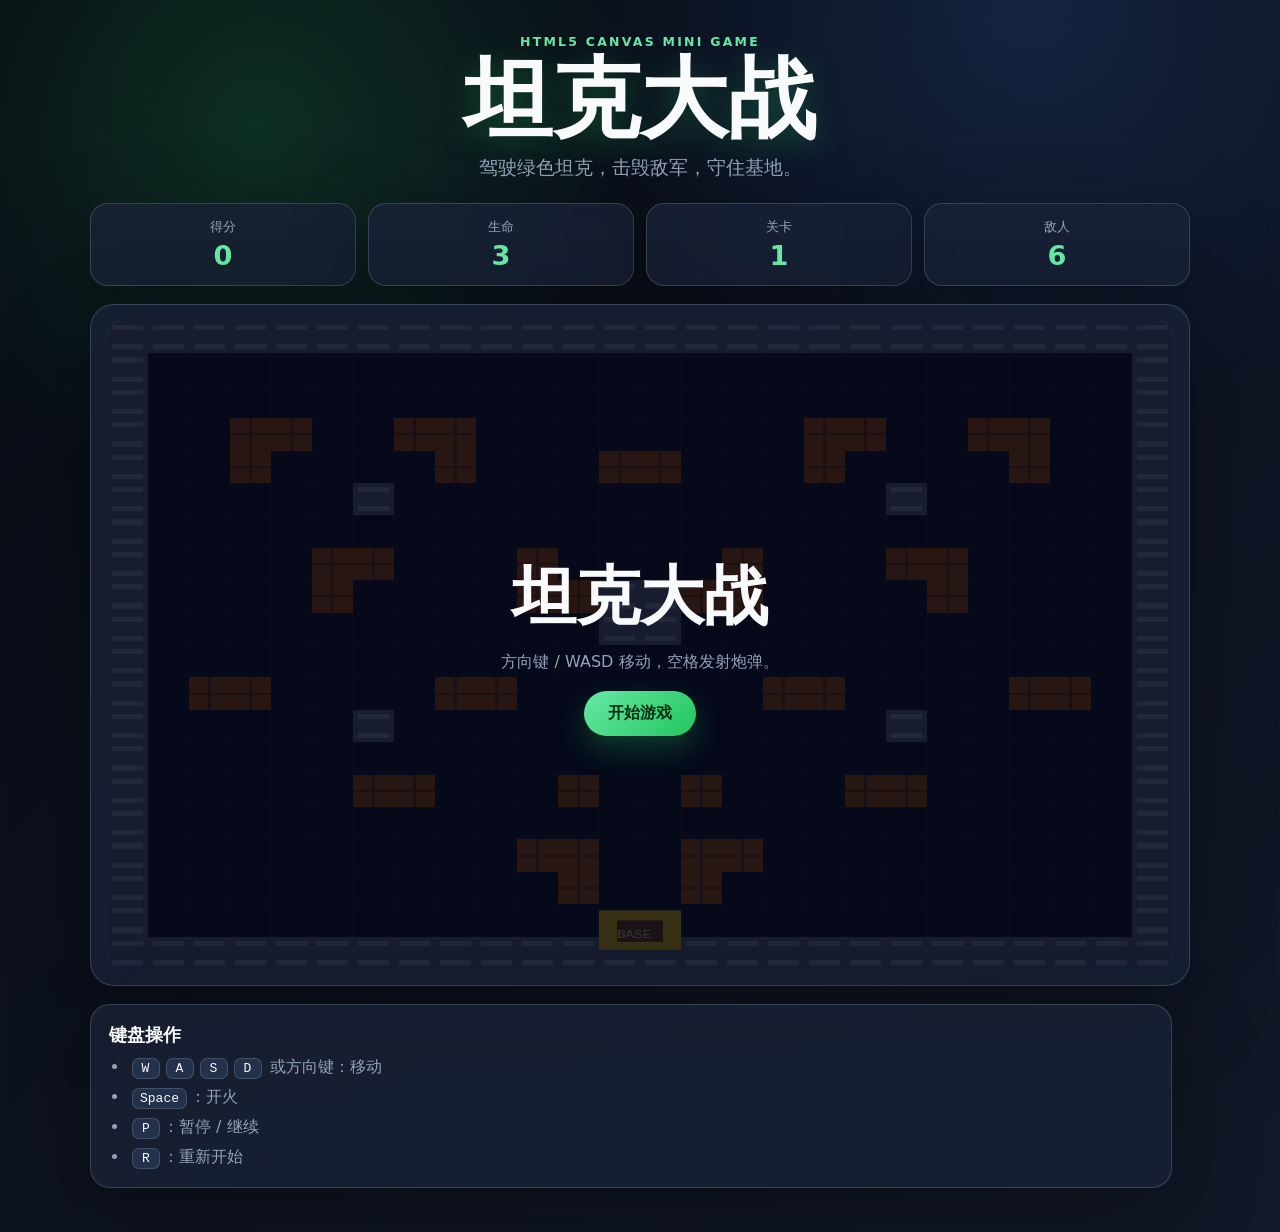
<file: index.html>
<!doctype html>
<html lang="zh-CN">
  <head>
    <meta charset="UTF-8" />
    <meta name="viewport" content="width=device-width, initial-scale=1.0" />
    <title>坦克大战</title>
    <link rel="stylesheet" href="./styles.css" />
  </head>
  <body>
    <main class="game-shell">
      <section class="hero">
        <p class="eyebrow">HTML5 Canvas Mini Game</p>
        <h1>坦克大战</h1>
        <p class="subtitle">驾驶绿色坦克，击毁敌军，守住基地。</p>
      </section>

      <section class="scoreboard" aria-label="游戏状态">
        <div>
          <span>得分</span>
          <strong id="score">0</strong>
        </div>
        <div>
          <span>生命</span>
          <strong id="lives">3</strong>
        </div>
        <div>
          <span>关卡</span>
          <strong id="level">1</strong>
        </div>
        <div>
          <span>敌人</span>
          <strong id="enemies">0</strong>
        </div>
      </section>

      <section class="arena-card">
        <canvas id="gameCanvas" width="832" height="640" aria-label="坦克大战游戏画布"></canvas>
        <div id="overlay" class="overlay">
          <h2>坦克大战</h2>
          <p>方向键 / WASD 移动，空格发射炮弹。</p>
          <button id="startButton" type="button">开始游戏</button>
        </div>
      </section>

      <section class="controls" aria-label="操作说明">
        <div class="control-panel">
          <h2>键盘操作</h2>
          <ul>
            <li><kbd>W</kbd><kbd>A</kbd><kbd>S</kbd><kbd>D</kbd> 或方向键：移动</li>
            <li><kbd>Space</kbd>：开火</li>
            <li><kbd>P</kbd>：暂停 / 继续</li>
            <li><kbd>R</kbd>：重新开始</li>
          </ul>
        </div>

        <div class="touch-controls" aria-label="触屏操作">
          <button data-action="up" type="button">▲</button>
          <div>
            <button data-action="left" type="button">◀</button>
            <button data-action="fire" class="fire" type="button">开火</button>
            <button data-action="right" type="button">▶</button>
          </div>
          <button data-action="down" type="button">▼</button>
        </div>
      </section>
    </main>

    <script src="./game.js"></script>
  </body>
</html>
</file>
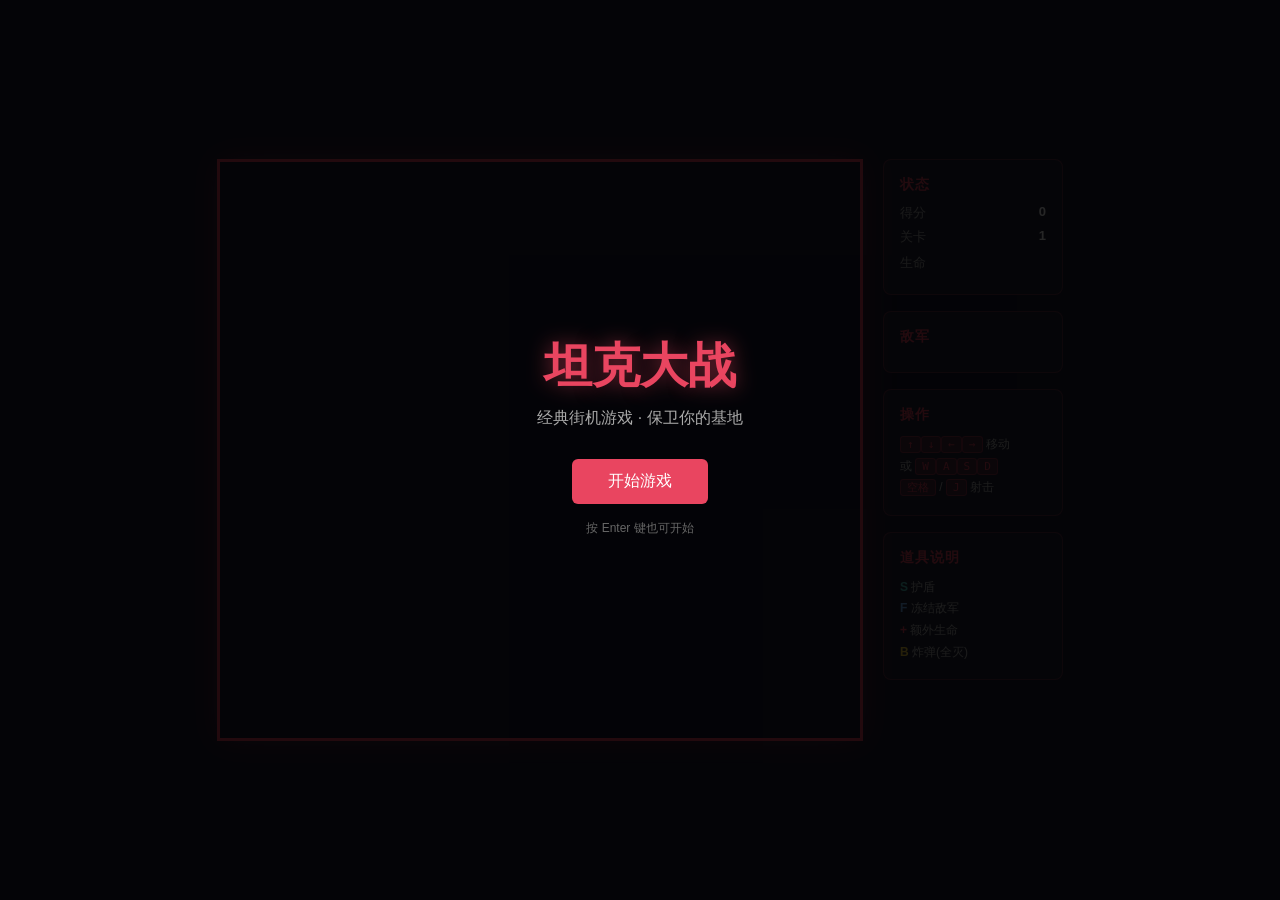
<file: tank-battle/index.html>
<!DOCTYPE html>
<html lang="zh-CN">
<head>
  <meta charset="UTF-8">
  <meta name="viewport" content="width=device-width, initial-scale=1.0">
  <title>坦克大战</title>
  <link rel="stylesheet" href="style.css">
</head>
<body>

  <div id="startScreen">
    <h1>坦克大战</h1>
    <p>经典街机游戏 · 保卫你的基地</p>
    <button class="btn" id="startBtn">开始游戏</button>
    <p style="margin-top: 16px; font-size: 12px; color: #666;">按 Enter 键也可开始</p>
  </div>

  <div id="gameOverScreen" style="display:none">
    <h1 id="gameOverTitle">游戏结束</h1>
    <p class="final-score" id="finalScore">得分: 0</p>
    <button class="btn" id="restartBtn">再来一局</button>
  </div>

  <div class="game-wrapper">
    <canvas id="gameCanvas"></canvas>
    <div class="sidebar">
      <div class="panel">
        <h3>状态</h3>
        <div class="stat-row">
          <span class="stat-label">得分</span>
          <span class="stat-value" id="scoreVal">0</span>
        </div>
        <div class="stat-row">
          <span class="stat-label">关卡</span>
          <span class="stat-value" id="levelVal">1</span>
        </div>
        <div class="stat-row" style="margin-top: 8px;">
          <span class="stat-label">生命</span>
        </div>
        <div class="lives-display" id="livesDisplay"></div>
      </div>

      <div class="panel">
        <h3>敌军</h3>
        <div class="enemy-indicator" id="enemyDisplay"></div>
      </div>

      <div class="panel">
        <h3>操作</h3>
        <div class="controls-list">
          <div><kbd>↑</kbd><kbd>↓</kbd><kbd>←</kbd><kbd>→</kbd> 移动</div>
          <div>或 <kbd>W</kbd><kbd>A</kbd><kbd>S</kbd><kbd>D</kbd></div>
          <div><kbd>空格</kbd> / <kbd>J</kbd> 射击</div>
        </div>
      </div>

      <div class="panel">
        <h3>道具说明</h3>
        <div class="controls-list">
          <div><span style="color:#4ecdc4;font-weight:bold">S</span> 护盾</div>
          <div><span style="color:#74b9ff;font-weight:bold">F</span> 冻结敌军</div>
          <div><span style="color:#e94560;font-weight:bold">+</span> 额外生命</div>
          <div><span style="color:#ffd93d;font-weight:bold">B</span> 炸弹(全灭)</div>
        </div>
      </div>
    </div>
  </div>

  <script src="game.js"></script>
</body>
</html>
</file>
<file: styles.css>
:root {
  color-scheme: dark;
  --bg: #0d1321;
  --panel: #192235;
  --panel-strong: #24314b;
  --primary: #67e8a5;
  --primary-strong: #22c55e;
  --danger: #fb7185;
  --warning: #facc15;
  --text: #f8fafc;
  --muted: #94a3b8;
  --border: rgba(148, 163, 184, 0.28);
  --shadow: 0 24px 80px rgba(0, 0, 0, 0.35);
}

* {
  box-sizing: border-box;
}

body {
  min-height: 100vh;
  margin: 0;
  font-family:
    Inter, ui-sans-serif, system-ui, -apple-system, BlinkMacSystemFont, "Segoe UI",
    sans-serif;
  color: var(--text);
  background:
    radial-gradient(circle at 20% 10%, rgba(34, 197, 94, 0.18), transparent 24rem),
    radial-gradient(circle at 80% 0%, rgba(59, 130, 246, 0.16), transparent 28rem),
    linear-gradient(135deg, #070b12 0%, var(--bg) 55%, #111827 100%);
}

button {
  font: inherit;
}

.game-shell {
  width: min(1100px, calc(100% - 32px));
  margin: 0 auto;
  padding: 34px 0 48px;
}

.hero {
  text-align: center;
  margin-bottom: 22px;
}

.eyebrow {
  margin: 0 0 8px;
  color: var(--primary);
  font-size: 0.78rem;
  font-weight: 800;
  letter-spacing: 0.18em;
  text-transform: uppercase;
}

h1 {
  margin: 0;
  font-size: clamp(2.4rem, 8vw, 5.5rem);
  line-height: 0.95;
  text-shadow: 0 8px 30px rgba(34, 197, 94, 0.28);
}

.subtitle {
  margin: 14px auto 0;
  color: var(--muted);
  font-size: clamp(1rem, 2.4vw, 1.2rem);
}

.scoreboard {
  display: grid;
  grid-template-columns: repeat(4, minmax(0, 1fr));
  gap: 12px;
  margin: 0 auto 18px;
}

.scoreboard div,
.control-panel,
.arena-card {
  border: 1px solid var(--border);
  background: rgba(25, 34, 53, 0.82);
  box-shadow: var(--shadow);
  backdrop-filter: blur(14px);
}

.scoreboard div {
  border-radius: 18px;
  padding: 14px;
  text-align: center;
}

.scoreboard span {
  display: block;
  color: var(--muted);
  font-size: 0.82rem;
}

.scoreboard strong {
  display: block;
  margin-top: 4px;
  color: var(--primary);
  font-size: 1.7rem;
}

.arena-card {
  position: relative;
  overflow: hidden;
  border-radius: 24px;
  padding: clamp(8px, 2vw, 16px);
}

canvas {
  display: block;
  width: 100%;
  max-height: min(72vh, 720px);
  margin: 0 auto;
  border-radius: 16px;
  background: #111827;
  image-rendering: pixelated;
}

.overlay {
  position: absolute;
  inset: clamp(8px, 2vw, 16px);
  display: grid;
  place-content: center;
  gap: 12px;
  text-align: center;
  border-radius: 16px;
  background: rgba(2, 6, 23, 0.78);
  transition:
    opacity 160ms ease,
    visibility 160ms ease;
}

.overlay.hidden {
  opacity: 0;
  visibility: hidden;
  pointer-events: none;
}

.overlay h2 {
  margin: 0;
  font-size: clamp(2rem, 7vw, 4rem);
}

.overlay p {
  margin: 0;
  color: var(--muted);
}

.overlay button,
.touch-controls button {
  border: 0;
  border-radius: 999px;
  color: #052e16;
  background: linear-gradient(135deg, var(--primary), var(--primary-strong));
  box-shadow: 0 12px 30px rgba(34, 197, 94, 0.28);
  cursor: pointer;
}

.overlay button {
  width: fit-content;
  margin: 6px auto 0;
  padding: 12px 24px;
  font-weight: 800;
}

.controls {
  display: grid;
  grid-template-columns: 1fr auto;
  gap: 18px;
  align-items: stretch;
  margin-top: 18px;
}

.control-panel {
  border-radius: 20px;
  padding: 18px;
}

.control-panel h2 {
  margin: 0 0 10px;
  font-size: 1.1rem;
}

.control-panel ul {
  display: grid;
  gap: 8px;
  margin: 0;
  padding-left: 20px;
  color: var(--muted);
}

kbd {
  display: inline-block;
  min-width: 28px;
  margin: 0 3px;
  padding: 2px 7px;
  border: 1px solid var(--border);
  border-radius: 7px;
  color: var(--text);
  background: var(--panel-strong);
  text-align: center;
}

.touch-controls {
  display: none;
  grid-template-rows: repeat(3, 54px);
  gap: 8px;
  justify-items: center;
  align-items: center;
}

.touch-controls div {
  display: grid;
  grid-template-columns: repeat(3, 70px);
  gap: 8px;
}

.touch-controls button {
  width: 64px;
  height: 54px;
  font-weight: 900;
}

.touch-controls .fire {
  width: 70px;
  color: #450a0a;
  background: linear-gradient(135deg, #fca5a5, var(--danger));
}

@media (max-width: 760px) {
  .game-shell {
    width: min(100% - 18px, 640px);
    padding-top: 20px;
  }

  .scoreboard {
    grid-template-columns: repeat(2, minmax(0, 1fr));
  }

  .controls {
    grid-template-columns: 1fr;
  }

  .touch-controls {
    display: grid;
  }
}
</file>
<file: tank-battle/style.css>
* {
  margin: 0;
  padding: 0;
  box-sizing: border-box;
}

body {
  background: #1a1a2e;
  display: flex;
  justify-content: center;
  align-items: center;
  min-height: 100vh;
  font-family: 'Segoe UI', 'Microsoft YaHei', sans-serif;
  overflow: hidden;
}

.game-wrapper {
  display: flex;
  gap: 20px;
  align-items: flex-start;
}

canvas {
  border: 3px solid #e94560;
  box-shadow: 0 0 30px rgba(233, 69, 96, 0.3);
  image-rendering: pixelated;
}

.sidebar {
  color: #eee;
  width: 180px;
  display: flex;
  flex-direction: column;
  gap: 16px;
}

.panel {
  background: rgba(255, 255, 255, 0.05);
  border: 1px solid rgba(233, 69, 96, 0.3);
  border-radius: 8px;
  padding: 16px;
}

.panel h3 {
  color: #e94560;
  font-size: 14px;
  margin-bottom: 10px;
  text-transform: uppercase;
  letter-spacing: 1px;
}

.stat-row {
  display: flex;
  justify-content: space-between;
  margin-bottom: 6px;
  font-size: 13px;
}

.stat-label {
  color: #aaa;
}

.stat-value {
  color: #fff;
  font-weight: bold;
}

.controls-list {
  font-size: 12px;
  line-height: 1.8;
  color: #bbb;
}

.controls-list kbd {
  background: rgba(233, 69, 96, 0.2);
  border: 1px solid rgba(233, 69, 96, 0.4);
  border-radius: 3px;
  padding: 1px 6px;
  font-family: monospace;
  color: #e94560;
  font-size: 11px;
}

#startScreen, #gameOverScreen {
  position: fixed;
  top: 0;
  left: 0;
  width: 100%;
  height: 100%;
  display: flex;
  flex-direction: column;
  justify-content: center;
  align-items: center;
  background: rgba(0, 0, 0, 0.85);
  z-index: 10;
}

#startScreen h1, #gameOverScreen h1 {
  color: #e94560;
  font-size: 48px;
  margin-bottom: 10px;
  text-shadow: 0 0 20px rgba(233, 69, 96, 0.5);
}

#startScreen p, #gameOverScreen p {
  color: #aaa;
  font-size: 16px;
  margin-bottom: 30px;
}

#gameOverScreen .final-score {
  color: #fff;
  font-size: 24px;
  margin-bottom: 20px;
}

.btn {
  background: #e94560;
  color: #fff;
  border: none;
  padding: 12px 36px;
  font-size: 16px;
  border-radius: 6px;
  cursor: pointer;
  transition: all 0.2s;
  font-family: inherit;
}

.btn:hover {
  background: #ff6b81;
  transform: scale(1.05);
}

.lives-display {
  display: flex;
  gap: 4px;
}

.life-icon {
  width: 16px;
  height: 16px;
  background: #e94560;
  clip-path: polygon(50% 0%, 0% 40%, 20% 100%, 80% 100%, 100% 40%);
}

.life-icon.lost {
  opacity: 0.2;
}

.enemy-indicator {
  display: flex;
  flex-wrap: wrap;
  gap: 4px;
}

.enemy-dot {
  width: 12px;
  height: 12px;
  background: #aaa;
  border-radius: 2px;
}

.enemy-dot.alive {
  background: #e94560;
}
</file>
